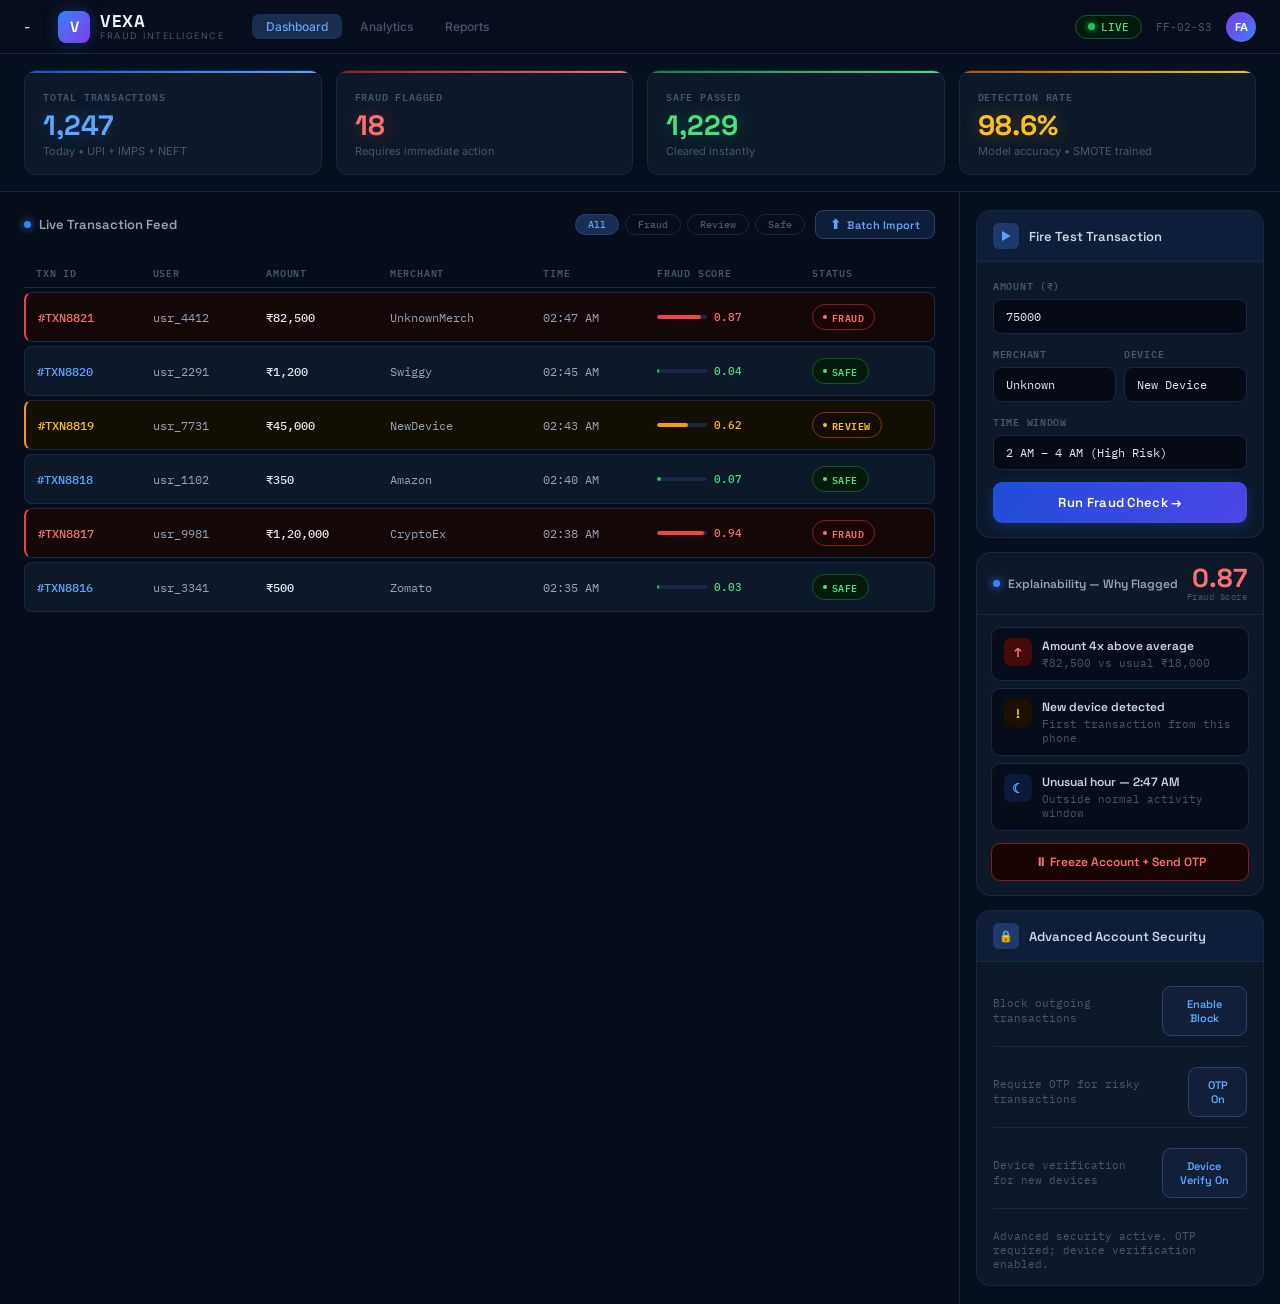
<file: index.html>
<!DOCTYPE html>
<html lang="en">
<head>
  <meta charset="UTF-8" />
  <meta name="viewport" content="width=device-width, initial-scale=1.0"/>
  <title>VEXA — Fraud Detection System</title>
  <link rel="stylesheet" href="style.css" />
  <link href="https://fonts.googleapis.com/css2?family=Inter:wght@300;400;500;600;700&family=Space+Grotesk:wght@500;600;700&family=IBM+Plex+Mono:wght@400;500&display=swap" rel="stylesheet"/>
</head>
<body>
 
  <!-- ───── NAVBAR ───── -->
  <nav class="navbar">
    <div class="nav-left">-
      <div class="brand">
        <div class="brand-icon">V</div>
        <div>
          <span class="brand-name">VEXA</span>
          <span class="brand-sub">FRAUD INTELLIGENCE</span>
        </div>
      </div>
      <div class="nav-tabs">
        <div class="nav-tab active" id="tab-dashboard" onclick="switchView('dashboard')">Dashboard</div>
        <div class="nav-tab" id="tab-analytics" onclick="switchView('analytics')">Analytics</div>
        <div class="nav-tab" id="tab-reports" onclick="switchView('reports')">Reports</div>
      </div>
    </div>
    <div class="nav-right">
      <div class="live-pill">
        <span class="live-dot"></span> LIVE
      </div>
      <span class="problem-id">FF-02-S3</span>
      <div class="avatar">FA</div>
    </div>
  </nav>
 
  <!-- ───── STAT CARDS ───── -->
  <section class="stats-row">
    <div class="stat-card blue">
      <div class="stat-label">Total Transactions</div>
      <div class="stat-value blue" id="s-total">1,247</div>
      <div class="stat-sub">Today • UPI + IMPS + NEFT</div>
    </div>
    <div class="stat-card red">
      <div class="stat-label">Fraud Flagged</div>
      <div class="stat-value red" id="s-fraud">18</div>
      <div class="stat-sub">Requires immediate action</div>
    </div>
    <div class="stat-card green">
      <div class="stat-label">Safe Passed</div>
      <div class="stat-value green" id="s-safe">1,229</div>
      <div class="stat-sub">Cleared instantly</div>
    </div>
    <div class="stat-card amber">
      <div class="stat-label">Detection Rate</div>
      <div class="stat-value amber">98.6%</div>
      <div class="stat-sub">Model accuracy • SMOTE trained</div>
    </div>
  </section>
 
  <!-- ───── MAIN LAYOUT ───── -->
  <main class="main-layout" id="dashboard-view">
 
    <!-- LEFT: TRANSACTION FEED -->
    <section class="feed-section">
      <div class="section-header">
        <div class="section-title-wrap">
          <span class="section-dot"></span>
          <span class="section-title">Live Transaction Feed</span>
        </div>
        <div style="display:flex;align-items:center;gap:10px;">
          <div class="filter-pills">
            <span class="fpill active" data-filter="all" onclick="filterTransactions('all')">All</span>
            <span class="fpill" data-filter="fraud" onclick="filterTransactions('fraud')">Fraud</span>
            <span class="fpill" data-filter="review" onclick="filterTransactions('review')">Review</span>
            <span class="fpill" data-filter="safe" onclick="filterTransactions('safe')">Safe</span>
          </div>
          <button class="batch-btn" onclick="openBatchPanel()">
            <span style="font-size:13px;">⬆</span> Batch Import
          </button>
        </div>
      </div>
 
      <!-- Alert Banner -->
      <div class="alert-banner" id="alert-banner">
        <span class="alert-dot"></span>
        <span id="alert-text">FRAUD DETECTED — Velocity limit exceeded. Account frozen. OTP dispatched.</span>
      </div>
 
      <!-- Table -->
      <table class="txn-table">
        <thead>
          <tr>
            <th>TXN ID</th>
            <th>User</th>
            <th>Amount</th>
            <th>Merchant</th>
            <th>Time</th>
            <th>Fraud Score</th>
            <th>Status</th>
          </tr>
        </thead>
        <tbody id="txn-body">
          <tr class="row-fraud">
            <td class="txn-id fraud-id">#TXN8821</td>
            <td>usr_4412</td>
            <td class="amount">₹82,500</td>
            <td>UnknownMerch</td>
            <td>02:47 AM</td>
            <td>
              <div class="score-wrap">
                <div class="score-track"><div class="score-fill" style="width:87%;background:#ef4444"></div></div>
                <span class="score-num" style="color:#f87171">0.87</span>
              </div>
            </td>
            <td><span class="badge fraud"><span class="bdot"></span>FRAUD</span></td>
          </tr>
          <tr>
            <td class="txn-id">#TXN8820</td>
            <td>usr_2291</td>
            <td class="amount">₹1,200</td>
            <td>Swiggy</td>
            <td>02:45 AM</td>
            <td>
              <div class="score-wrap">
                <div class="score-track"><div class="score-fill" style="width:4%;background:#22c55e"></div></div>
                <span class="score-num" style="color:#4ade80">0.04</span>
              </div>
            </td>
            <td><span class="badge safe"><span class="bdot"></span>SAFE</span></td>
          </tr>
          <tr class="row-review">
            <td class="txn-id review-id">#TXN8819</td>
            <td>usr_7731</td>
            <td class="amount">₹45,000</td>
            <td>NewDevice</td>
            <td>02:43 AM</td>
            <td>
              <div class="score-wrap">
                <div class="score-track"><div class="score-fill" style="width:62%;background:#f59e0b"></div></div>
                <span class="score-num" style="color:#fbbf24">0.62</span>
              </div>
            </td>
            <td><span class="badge review"><span class="bdot"></span>REVIEW</span></td>
          </tr>
          <tr>
            <td class="txn-id">#TXN8818</td>
            <td>usr_1102</td>
            <td class="amount">₹350</td>
            <td>Amazon</td>
            <td>02:40 AM</td>
            <td>
              <div class="score-wrap">
                <div class="score-track"><div class="score-fill" style="width:7%;background:#22c55e"></div></div>
                <span class="score-num" style="color:#4ade80">0.07</span>
              </div>
            </td>
            <td><span class="badge safe"><span class="bdot"></span>SAFE</span></td>
          </tr>
          <tr class="row-fraud">
            <td class="txn-id fraud-id">#TXN8817</td>
            <td>usr_9981</td>
            <td class="amount">₹1,20,000</td>
            <td>CryptoEx</td>
            <td>02:38 AM</td>
            <td>
              <div class="score-wrap">
                <div class="score-track"><div class="score-fill" style="width:94%;background:#ef4444"></div></div>
                <span class="score-num" style="color:#f87171">0.94</span>
              </div>
            </td>
            <td><span class="badge fraud"><span class="bdot"></span>FRAUD</span></td>
          </tr>
          <tr>
            <td class="txn-id">#TXN8816</td>
            <td>usr_3341</td>
            <td class="amount">₹500</td>
            <td>Zomato</td>
            <td>02:35 AM</td>
            <td>
              <div class="score-wrap">
                <div class="score-track"><div class="score-fill" style="width:3%;background:#22c55e"></div></div>
                <span class="score-num" style="color:#4ade80">0.03</span>
              </div>
            </td>
            <td><span class="badge safe"><span class="bdot"></span>SAFE</span></td>
          </tr>
        </tbody>
      </table>
    </section>
 
    <!-- RIGHT: SIMULATION + EXPLAINABILITY -->
    <aside class="right-panel">
 
      <!-- Simulation Box -->
      <div class="sim-box">
        <div class="sim-header">
          <span class="sim-icon">▶</span>
          <span class="sim-title">Fire Test Transaction</span>
        </div>
        <div class="sim-body">
          <div class="field">
            <label class="field-label">Amount (₹)</label>
            <input class="sim-input" type="number" id="s-amount" value="75000" placeholder="e.g. 75000"/>
          </div>
          <div class="grid2">
            <div class="field">
              <label class="field-label">Merchant</label>
              <select class="sim-select" id="s-merchant">
                <option value="unknown">Unknown</option>
                <option value="crypto">Crypto Exchange</option>
                <option value="food">Food Delivery</option>
                <option value="ecomm">E-Commerce</option>
              </select>
            </div>
            <div class="field">
              <label class="field-label">Device</label>
              <select class="sim-select" id="s-device">
                <option value="new">New Device</option>
                <option value="known">Known Device</option>
              </select>
            </div>
          </div>
          <div class="field">
            <label class="field-label">Time Window</label>
            <select class="sim-select" id="s-time">
              <option value="night">2 AM – 4 AM (High Risk)</option>
              <option value="morning">9 AM – 11 AM</option>
              <option value="evening">6 PM – 9 PM</option>
            </select>
          </div>
          <button class="run-btn" onclick="runCheck()">Run Fraud Check →</button>
        </div>
      </div>
 
      <!-- Explainability Card -->
      <div class="why-box">
        <div class="why-header">
          <div class="why-title-wrap">
            <span class="section-dot"></span>
            <span class="why-title">Explainability — Why Flagged</span>
          </div>
          <div class="score-display">
            <div class="big-score" id="big-score" style="color:#f87171">0.87</div>
            <div class="score-label">Fraud Score</div>
          </div>
        </div>
        <div class="why-body" id="why-body">
          <div class="why-item">
            <div class="why-icon up">↑</div>
            <div class="why-content">
              <div class="why-name">Amount 4x above average</div>
              <div class="why-desc">₹82,500 vs usual ₹18,000</div>
            </div>
          </div>
          <div class="why-item">
            <div class="why-icon warn">!</div>
            <div class="why-content">
              <div class="why-name">New device detected</div>
              <div class="why-desc">First transaction from this phone</div>
            </div>
          </div>
          <div class="why-item">
            <div class="why-icon info">☾</div>
            <div class="why-content">
              <div class="why-name">Unusual hour — 2:47 AM</div>
              <div class="why-desc">Outside normal activity window</div>
            </div>
          </div>
        </div>
        <button class="freeze-btn" id="freeze-btn" onclick="freezeAccount()">
          ⏸ Freeze Account + Send OTP
        </button>
      </div>
 
      <div class="security-box">
        <div class="sim-header">
          <span class="sim-icon">🔒</span>
          <span class="sim-title">Advanced Account Security</span>
        </div>
        <div class="sim-body">
          <div class="security-item">
            <div class="security-item-label">Block outgoing transactions</div>
            <button class="security-toggle-btn" id="block-txn-btn" onclick="toggleBlockTransactions()">Enable Block</button>
          </div>
          <div class="security-item">
            <div class="security-item-label">Require OTP for risky transactions</div>
            <button class="security-toggle-btn" id="otp-toggle-btn" onclick="toggleOtpRequirement()">OTP On</button>
          </div>
          <div class="security-item">
            <div class="security-item-label">Device verification for new devices</div>
            <button class="security-toggle-btn" id="device-sec-btn" onclick="toggleDeviceVerification()">Device Verify On</button>
          </div>
          <div class="security-status" id="security-status-text">Advanced security active.</div>
        </div>
      </div>
    </aside>
  </main>

  <section id="analytics-view" class="hidden-section analytics-section">
    <div class="section-header">
      <div class="section-title-wrap">
        <span class="section-dot"></span>
        <span class="section-title">Analytics Dashboard</span>
      </div>
    </div>
    <div class="analytics-grid">
      <div class="analytic-card">
        <div class="stat-label">Total Reported Txns</div>
        <div class="stat-value" id="analytics-total">0</div>
      </div>
      <div class="analytic-card">
        <div class="stat-label">Fraud Alerts</div>
        <div class="stat-value" id="analytics-fraud">0</div>
      </div>
      <div class="analytic-card">
        <div class="stat-label">Safe Transactions</div>
        <div class="stat-value" id="analytics-safe">0</div>
      </div>
      <div class="analytic-card">
        <div class="stat-label">Review Risk</div>
        <div class="stat-value" id="analytics-review">0</div>
      </div>
    </div>
    <div class="analytics-chart">
      <div class="analytics-chart-row">
        <div class="analytics-label">Safe</div>
        <div class="analytics-track"><div id="safe-chart-bar" class="analytics-fill"></div></div>
        <div class="analytics-value" id="analytics-safe-label">0</div>
      </div>
      <div class="analytics-chart-row">
        <div class="analytics-label">Fraud</div>
        <div class="analytics-track"><div id="fraud-chart-bar" class="analytics-fill fraud-fill"></div></div>
        <div class="analytics-value" id="analytics-fraud-label">0</div>
      </div>
      <div class="analytics-chart-row">
        <div class="analytics-label">Review</div>
        <div class="analytics-track"><div id="review-chart-bar" class="analytics-fill review-fill"></div></div>
        <div class="analytics-value" id="analytics-review-label">0</div>
      </div>
    </div>
  </section>

  <section id="reports-view" class="hidden-section reports-section">
    <div class="section-header">
      <div class="section-title-wrap">
        <span class="section-dot"></span>
        <span class="section-title">Stored Reports</span>
      </div>
      <div class="stat-label" id="reports-count">0 reports stored</div>
    </div>
    <div class="report-table-wrap">
      <table class="report-table">
        <thead>
          <tr>
            <th>Time</th>
            <th>Status</th>
            <th>Amount</th>
            <th>Merchant</th>
            <th>Score</th>
          </tr>
        </thead>
        <tbody id="reports-table-body"></tbody>
      </table>
    </div>
  </section>

  <!-- ───── BATCH IMPORT PANEL ───── -->
  <div class="batch-overlay" id="batch-overlay" onclick="closeBatchPanel(event)">
    <div class="batch-panel" id="batch-panel">
      <div class="batch-panel-header">
        <div style="display:flex;align-items:center;gap:10px;">
          <div class="sim-icon" style="background:#1a2e50;">⬆</div>
          <div>
            <div class="sim-title">Batch Transaction Import</div>
            <div style="font-size:10px;color:var(--text-dim);font-family:var(--font-mono);margin-top:2px;">Paste receipts, bank statements, or describe transactions in plain text</div>
          </div>
        </div>
        <button class="batch-close-btn" onclick="closeBatchPanel()">&#x2715;</button>
      </div>

      <div class="batch-panel-body">
        <div class="batch-input-wrap">
          <label class="field-label">Transaction Data</label>
          <textarea class="batch-textarea" id="batch-input" placeholder="Paste anything — bank statement rows, receipts, or plain English:

• ₹82,500 to UnknownMerch at 2am from new phone
• Amazon ₹350, morning, regular device
• CryptoEx transfer ₹1,20,000 night new device
• Swiggy ₹250 lunch known phone

Or paste raw CSV / statement text..."></textarea>
          <div class="batch-hint">
            <span style="color:var(--blue);font-size:11px;font-family:var(--font-mono);">AI-powered</span>
            <span style="color:var(--text-dim);font-size:11px;font-family:var(--font-mono);">— Claude will parse &amp; score each transaction automatically</span>
          </div>
        </div>

        <div style="display:flex;gap:10px;align-items:center;">
          <button class="run-btn" id="batch-run-btn" onclick="runBatchImport()" style="flex:1;margin-top:0;">
            Parse &amp; Run Fraud Check &#x2192;
          </button>
          <button class="batch-clear-btn" onclick="document.getElementById('batch-input').value=''">Clear</button>
        </div>

        <div class="batch-progress" id="batch-progress" style="display:none;">
          <div class="batch-progress-bar" id="batch-progress-bar"></div>
          <div style="display:flex;justify-content:space-between;margin-top:6px;">
            <span class="batch-status-text" id="batch-status-text">Parsing transactions...</span>
            <span class="batch-status-text" id="batch-count-text"></span>
          </div>
        </div>

        <div id="batch-results" style="display:none;">
          <div style="display:flex;align-items:center;justify-content:space-between;margin-bottom:10px;">
            <label class="field-label" style="margin:0;">Parsed Transactions</label>
            <span class="batch-status-text" id="batch-result-count"></span>
          </div>
          <div class="batch-results-list" id="batch-results-list"></div>
          <button class="run-btn" id="batch-add-btn" onclick="addBatchToFeed()" style="margin-top:12px;">
            Add All to Live Feed &#x2192;
          </button>
        </div>

        <div id="batch-error" style="display:none;" class="batch-error-box">
          <span style="font-size:13px;">&#x26A0;</span>
          <span id="batch-error-text"></span>
        </div>
      </div>
    </div>
  </div>

  <script src="app.js"></script>
</body>
</html>
</file>
<file: style.css>
/* ─── RESET & BASE ─── */
*, *::before, *::after { box-sizing: border-box; margin: 0; padding: 0; }
 
:root {
  --bg-base:      #070d1a;
  --bg-surface:   #0d1929;
  --bg-elevated:  #0f1e38;
  --bg-input:     #060b16;
  --border:       #1a2744;
  --border-hover: #2a3f6a;
  --text-primary: #e2e8f0;
  --text-muted:   #94a3b8;
  --text-dim:     #475569;
  --blue:         #3b82f6;
  --blue-glow:    #3b82f630;
  --red:          #ef4444;
  --red-soft:     #f87171;
  --green:        #22c55e;
  --green-soft:   #4ade80;
  --amber:        #f59e0b;
  --amber-soft:   #fbbf24;
  --purple:       #7c3aed;
  --font-ui:      'Inter', sans-serif;
  --font-head:    'Space Grotesk', sans-serif;
  --font-mono:    'IBM Plex Mono', monospace;
}
 
html, body {
  font-family: var(--font-ui);
  background: var(--bg-base);
  color: var(--text-primary);
  min-height: 100vh;
  font-size: 14px;
}
 
/* ─── SCROLLBAR ─── */
::-webkit-scrollbar { width: 6px; }
::-webkit-scrollbar-track { background: var(--bg-base); }
::-webkit-scrollbar-thumb { background: var(--border); border-radius: 3px; }
 
/* ─── NAVBAR ─── */
.navbar {
  background: #080e1d;
  border-bottom: 1px solid var(--border);
  height: 54px;
  padding: 0 24px;
  display: flex;
  align-items: center;
  justify-content: space-between;
  position: sticky;
  top: 0;
  z-index: 100;
}
 
.nav-left { display: flex; align-items: center; gap: 28px; }
 
.brand { display: flex; align-items: center; gap: 10px; }
.brand-icon {
  width: 32px; height: 32px; border-radius: 8px;
  background: linear-gradient(135deg, var(--blue), var(--purple));
  display: flex; align-items: center; justify-content: center;
  font-family: var(--font-head); font-size: 15px; font-weight: 700;
  color: #fff; box-shadow: 0 0 16px #2563eb55;
}
.brand-name {
  font-family: var(--font-head); font-size: 17px;
  font-weight: 700; color: #f1f5f9; letter-spacing: 1px;
  display: block; line-height: 1.1;
}
.brand-sub { font-size: 9px; color: var(--text-dim); letter-spacing: 1.5px; display: block; }
 
.nav-tabs { display: flex; gap: 4px; }
.nav-tab {
  padding: 5px 14px; border-radius: 7px;
  font-size: 12px; font-weight: 500;
  color: var(--text-dim); cursor: pointer;
  transition: all 0.2s;
}
.nav-tab:hover { background: var(--bg-elevated); color: var(--text-muted); }
.nav-tab.active { background: #1a2e50; color: #60a5fa; }
 
.nav-right { display: flex; align-items: center; gap: 14px; }
.live-pill {
  display: flex; align-items: center; gap: 6px;
  background: #031a0d; border: 1px solid #14532d;
  border-radius: 20px; padding: 4px 12px;
  font-family: var(--font-mono); font-size: 11px;
  font-weight: 500; color: var(--green-soft);
}
.live-dot {
  width: 7px; height: 7px; border-radius: 50%;
  background: var(--green);
  animation: pulse 1.4s infinite;
  box-shadow: 0 0 6px var(--green);
}
@keyframes pulse {
  0%, 100% { opacity: 1; box-shadow: 0 0 6px #22c55e; }
  50%       { opacity: 0.4; box-shadow: 0 0 0px #22c55e; }
}
.problem-id { font-family: var(--font-mono); font-size: 11px; color: var(--text-dim); }
.avatar {
  width: 30px; height: 30px; border-radius: 50%;
  background: linear-gradient(135deg, var(--purple), var(--blue));
  display: flex; align-items: center; justify-content: center;
  font-size: 11px; font-weight: 600; color: #fff;
}
 
/* ─── STAT CARDS ─── */
.stats-row {
  display: grid; grid-template-columns: repeat(4, 1fr);
  gap: 14px; padding: 16px 24px;
  background: #07101e;
  border-bottom: 1px solid var(--border);
}
 
.stat-card {
  background: var(--bg-surface);
  border: 1px solid var(--border);
  border-radius: 12px; padding: 16px 18px;
  position: relative; overflow: hidden;
  transition: transform 0.2s, border-color 0.2s;
}
.stat-card:hover { transform: translateY(-2px); border-color: var(--border-hover); }
.stat-card::before {
  content: ''; position: absolute;
  top: 0; left: 0; right: 0; height: 2px;
  border-radius: 12px 12px 0 0;
}
.stat-card.blue::before  { background: linear-gradient(90deg, #1d4ed8, #60a5fa); }
.stat-card.red::before   { background: linear-gradient(90deg, #991b1b, #f87171); }
.stat-card.green::before { background: linear-gradient(90deg, #15803d, #4ade80); }
.stat-card.amber::before { background: linear-gradient(90deg, #b45309, #fbbf24); }
 
.stat-label {
  font-size: 10px; font-weight: 600; letter-spacing: 0.8px;
  text-transform: uppercase; color: var(--text-dim);
  font-family: var(--font-mono); margin-bottom: 6px;
}
.stat-value {
  font-family: var(--font-head); font-size: 28px;
  font-weight: 700; line-height: 1;
}
.stat-value.blue  { color: #60a5fa; text-shadow: 0 0 20px #3b82f655; }
.stat-value.red   { color: #f87171; text-shadow: 0 0 20px #ef444455; }
.stat-value.green { color: #4ade80; text-shadow: 0 0 20px #22c55e55; }
.stat-value.amber { color: #fbbf24; text-shadow: 0 0 20px #f59e0b55; }
.stat-sub { font-size: 11px; color: var(--text-dim); margin-top: 5px; }
 
/* ─── MAIN LAYOUT ─── */
.main-layout {
  display: grid;
  grid-template-columns: 1fr 320px;
  min-height: calc(100vh - 54px - 86px);
}

.hidden-section { display: none; }

.analytics-section,
.reports-section {
  padding: 22px 24px;
  max-width: 1040px;
  margin: 0 auto 24px;
  background: var(--bg-surface);
  border: 1px solid var(--border);
  border-radius: 16px;
}

.analytics-grid {
  display: grid;
  grid-template-columns: repeat(4, minmax(0, 1fr));
  gap: 14px;
  margin-bottom: 18px;
}

.analytic-card {
  background: #0d1728;
  border: 1px solid var(--border);
  border-radius: 14px;
  padding: 16px;
}

.analytics-chart {
  display: flex;
  flex-direction: column;
  gap: 12px;
}

.analytics-chart-row {
  display: grid;
  grid-template-columns: 90px 1fr 64px;
  gap: 10px;
  align-items: center;
}

.analytics-label { color: var(--text-dim); font-size: 11px; font-family: var(--font-mono); }
.analytics-track {
  width: 100%; height: 12px;
  background: #0e172d;
  border-radius: 999px;
  overflow: hidden;
}
.analytics-fill {
  width: 0%; height: 100%; background: #4ade80;
  border-radius: 999px; transition: width 0.3s ease;
}
.fraud-fill { background: #ef4444; }
.review-fill { background: #f59e0b; }
.analytics-value { color: var(--text-muted); font-size: 11px; text-align: right; font-family: var(--font-mono); }

.report-table-wrap { overflow-x: auto; }
.report-table {
  width: 100%; border-collapse: collapse;
}
.report-table th,
.report-table td {
  text-align: left;
  padding: 12px 14px;
  border-bottom: 1px solid var(--border);
  color: var(--text-dim);
  font-size: 12px;
  font-family: var(--font-mono);
}
.report-table th { color: var(--text-muted); letter-spacing: 0.5px; }
.report-table tbody tr:hover { background: rgba(96, 165, 250, 0.06); }
.report-table td .badge { font-size: 10px; }

/* ─── FEED SECTION ─── */
.feed-section {
  padding: 18px 24px;
  border-right: 1px solid var(--border);
}
 
.section-header {
  display: flex; align-items: center;
  justify-content: space-between; margin-bottom: 14px;
}
.section-title-wrap { display: flex; align-items: center; gap: 8px; }
.section-dot {
  width: 7px; height: 7px; border-radius: 50%;
  background: var(--blue); box-shadow: 0 0 8px var(--blue);
}
.section-title {
  font-family: var(--font-head); font-size: 13px;
  font-weight: 600; color: var(--text-muted);
}
 
.filter-pills { display: flex; gap: 6px; }
.fpill {
  padding: 3px 12px; border-radius: 20px;
  font-size: 10px; font-weight: 500;
  border: 1px solid var(--border);
  color: var(--text-dim); cursor: pointer;
  font-family: var(--font-mono); transition: all 0.2s;
}
.fpill:hover { border-color: var(--border-hover); color: var(--text-muted); }
.fpill.active { background: #1a2e50; color: #60a5fa; border-color: #2563eb55; }

.report-table td .badge { padding: 3px 8px; }
 
/* ─── ALERT BANNER ─── */
.alert-banner {
  display: none; align-items: center; gap: 10px;
  background: #1a0505; border: 1px solid #7f1d1d;
  border-left: 3px solid var(--red);
  border-radius: 8px; padding: 10px 14px;
  margin-bottom: 14px;
  font-family: var(--font-mono); font-size: 12px;
  color: #fca5a5; animation: slideDown 0.25s ease;
}
.alert-banner.show { display: flex; }
@keyframes slideDown {
  from { opacity: 0; transform: translateY(-8px); }
  to   { opacity: 1; transform: translateY(0); }
}
.alert-dot {
  width: 8px; height: 8px; border-radius: 50%;
  background: var(--red); flex-shrink: 0;
  animation: pulse 0.8s infinite;
}
 
/* ─── TRANSACTION TABLE ─── */
.txn-table {
  width: 100%;
  border-collapse: separate;
  border-spacing: 0 4px;
}
.txn-table thead tr th {
  padding: 6px 12px;
  font-size: 10px; font-weight: 600; letter-spacing: 0.8px;
  text-transform: uppercase; color: var(--text-dim);
  font-family: var(--font-mono); text-align: left;
  border-bottom: 1px solid var(--border);
}
.txn-table tbody tr {
  background: var(--bg-surface);
  transition: background 0.15s;
}
.txn-table tbody tr:hover { background: #111f38; }
.txn-table tbody tr.row-fraud { background: #150808; }
.txn-table tbody tr.row-fraud:hover { background: #1f0d0d; }
.txn-table tbody tr.row-review { background: #130f04; }
.txn-table tbody tr.row-review:hover { background: #1c1508; }
 
.txn-table tbody td {
  padding: 11px 12px;
  font-family: var(--font-mono); font-size: 12px;
  color: var(--text-muted);
  border-top: 1px solid var(--border);
  border-bottom: 1px solid var(--border);
}
.txn-table tbody td:first-child {
  border-left: 1px solid var(--border);
  border-radius: 8px 0 0 8px;
}
.txn-table tbody td:last-child {
  border-right: 1px solid var(--border);
  border-radius: 0 8px 8px 0;
}
.txn-table tbody tr.row-fraud td:first-child { border-left: 2px solid var(--red); }
.txn-table tbody tr.row-review td:first-child { border-left: 2px solid var(--amber); }
 
.txn-id { color: #60a5fa !important; font-weight: 500; }
.fraud-id { color: #f87171 !important; }
.review-id { color: #fbbf24 !important; }
.amount { color: var(--text-primary) !important; font-weight: 500; }
 
/* ─── SCORE BAR ─── */
.score-wrap { display: flex; align-items: center; gap: 7px; }
.score-track {
  width: 50px; height: 4px;
  background: #1a2744; border-radius: 2px; overflow: hidden;
}
.score-fill { height: 100%; border-radius: 2px; transition: width 0.5s ease; }
.score-num { font-size: 11px; font-weight: 500; font-family: var(--font-mono); }
 
/* ─── BADGES ─── */
.badge {
  display: inline-flex; align-items: center; gap: 5px;
  padding: 3px 10px; border-radius: 20px;
  font-size: 10px; font-weight: 600; letter-spacing: 0.5px;
  font-family: var(--font-mono);
}
.badge.safe   { background: #031a0d; color: #4ade80; border: 1px solid #14532d; }
.badge.fraud  { background: #1a0505; color: #f87171; border: 1px solid #7f1d1d; }
.badge.review { background: #130e03; color: #fbbf24; border: 1px solid #78350f; }
.bdot { width: 4px; height: 4px; border-radius: 50%; }
.badge.safe   .bdot { background: #4ade80; }
.badge.fraud  .bdot { background: #f87171; }
.badge.review .bdot { background: #fbbf24; }
 
/* ─── RIGHT PANEL ─── */
.right-panel {
  background: #07101e;
  padding: 18px 16px;
  display: flex; flex-direction: column; gap: 14px;
}
 
/* ─── SIM BOX ─── */
.sim-box {
  background: var(--bg-surface);
  border: 1px solid var(--border);
  border-radius: 14px; overflow: hidden;
}
.sim-header {
  background: var(--bg-elevated);
  padding: 12px 16px; border-bottom: 1px solid var(--border);
  display: flex; align-items: center; gap: 10px;
}
.sim-icon {
  width: 26px; height: 26px; background: #1e3a6a;
  border-radius: 6px; display: flex; align-items: center;
  justify-content: center; font-size: 11px; color: #60a5fa;
}
.sim-title { font-family: var(--font-head); font-size: 13px; font-weight: 600; color: #cbd5e1; }
 
.sim-body { padding: 14px 16px; display: flex; flex-direction: column; gap: 10px; }
 
.field-label {
  display: block; font-size: 10px; font-weight: 600;
  text-transform: uppercase; letter-spacing: 0.7px;
  color: var(--text-dim); margin-bottom: 5px;
  font-family: var(--font-mono);
}
 
.sim-input, .sim-select {
  width: 100%; background: var(--bg-input);
  border: 1px solid var(--border); border-radius: 8px;
  padding: 9px 12px; color: var(--text-primary);
  font-size: 12px; font-family: var(--font-mono);
  outline: none; transition: border 0.2s, box-shadow 0.2s;
  appearance: none;
}
.sim-input:focus, .sim-select:focus {
  border-color: var(--blue);
  box-shadow: 0 0 0 3px var(--blue-glow);
}
 
.grid2 { display: grid; grid-template-columns: 1fr 1fr; gap: 8px; }
 
.run-btn {
  width: 100%; padding: 12px;
  background: linear-gradient(135deg, #1d4ed8, #4f46e5);
  border: none; border-radius: 9px;
  color: #fff; font-family: var(--font-head);
  font-size: 13px; font-weight: 600; letter-spacing: 0.3px;
  cursor: pointer; transition: all 0.2s;
  box-shadow: 0 4px 14px #2563eb44; margin-top: 2px;
}
.run-btn:hover {
  background: linear-gradient(135deg, #2563eb, #6366f1);
  transform: translateY(-1px); box-shadow: 0 6px 20px #2563eb55;
}
.run-btn:active { transform: scale(0.98); }
 
/* ─── WHY BOX ─── */
.why-box {
  background: var(--bg-surface);
  border: 1px solid var(--border);
  border-radius: 14px; overflow: hidden; flex: 1;
}
.why-header {
  padding: 12px 16px; border-bottom: 1px solid var(--border);
  display: flex; align-items: center; justify-content: space-between;
}
.why-title-wrap { display: flex; align-items: center; gap: 8px; }
.why-title { font-family: var(--font-head); font-size: 12px; font-weight: 600; color: var(--text-muted); }
 
.score-display { text-align: right; }
.big-score {
  font-family: var(--font-head); font-size: 26px;
  font-weight: 700; line-height: 1;
}
.score-label { font-family: var(--font-mono); font-size: 9px; color: var(--text-dim); letter-spacing: 0.5px; }
 
.why-body { padding: 12px 14px; display: flex; flex-direction: column; gap: 7px; }
 
.why-item {
  display: flex; align-items: flex-start; gap: 10px;
  background: var(--bg-base); border: 1px solid var(--border);
  border-radius: 9px; padding: 10px 12px;
  transition: border-color 0.2s;
}
.why-item:hover { border-color: #2563eb55; }
 
.why-icon {
  width: 28px; height: 28px; border-radius: 7px;
  display: flex; align-items: center; justify-content: center;
  font-size: 13px; font-weight: 700; flex-shrink: 0;
  font-family: var(--font-head);
}
.why-icon.up   { background: #450a0a; color: #f87171; }
.why-icon.warn { background: #1c1003; color: #fbbf24; }
.why-icon.info { background: #0c1a3a; color: #60a5fa; }
.why-icon.ok   { background: #052e16; color: #4ade80; }
 
.why-content { flex: 1; }
.why-name {
  font-size: 12px; font-weight: 600; color: #cbd5e1;
  font-family: var(--font-head); margin-bottom: 2px;
}
.why-desc { font-size: 11px; color: var(--text-dim); font-family: var(--font-mono); }
 
/* ─── FREEZE BUTTON ─── */
.freeze-btn {
  display: flex; align-items: center; justify-content: center; gap: 7px;
  width: calc(100% - 28px); margin: 0 14px 14px;
  padding: 10px; background: #1a0505;
  border: 1px solid #7f1d1d; border-radius: 9px;
  color: #f87171; font-family: var(--font-head);
  font-size: 12px; font-weight: 600; cursor: pointer;
  transition: all 0.2s;
}
.freeze-btn:hover {
  background: #2d0a0a; border-color: #dc2626;
  box-shadow: 0 0 16px #ef444425;
}
.freeze-btn.frozen {
  background: #031a0d; border-color: #14532d;
  color: #4ade80;
}

.security-box {
  background: var(--bg-surface);
  border: 1px solid var(--border);
  border-radius: 14px;
  overflow: hidden;
}

.security-item {
  display: flex;
  align-items: center;
  justify-content: space-between;
  gap: 12px;
  padding: 10px 0;
  border-bottom: 1px solid var(--border);
}
.security-item:last-child {
  border-bottom: none;
}

.security-item-label {
  color: var(--text-dim);
  font-size: 11px;
  font-family: var(--font-mono);
  line-height: 1.4;
}

.security-toggle-btn {
  padding: 10px 14px;
  background: #111f38;
  border: 1px solid #2a3f6a;
  border-radius: 9px;
  color: #60a5fa;
  font-family: var(--font-head);
  font-size: 11px;
  font-weight: 600;
  cursor: pointer;
  transition: all 0.2s;
}
.security-toggle-btn:hover {
  background: #172746;
  border-color: #3b82f6;
}

.security-status {
  margin-top: 10px;
  color: var(--text-dim);
  font-size: 11px;
  font-family: var(--font-mono);
}

/* ─── NEW ROW ANIMATION ─── */
@keyframes rowIn {
  from { opacity: 0; transform: translateX(-10px); }
  to   { opacity: 1; transform: translateX(0); }
}
.new-row { animation: rowIn 0.3s ease; }
 
/* ─── BATCH IMPORT BUTTON ─── */
.batch-btn {
  display: flex; align-items: center; gap: 6px;
  padding: 5px 14px; border-radius: 8px;
  background: #0f1e38; border: 1px solid #2a3f6a;
  color: #60a5fa; font-family: var(--font-head);
  font-size: 11px; font-weight: 600; cursor: pointer;
  transition: all 0.2s; letter-spacing: 0.3px;
  white-space: nowrap;
}
.batch-btn:hover {
  background: #1a2e50; border-color: #3b82f6;
  box-shadow: 0 0 12px #3b82f622;
}

/* ─── BATCH OVERLAY ─── */
.batch-overlay {
  position: fixed; inset: 0; z-index: 1000;
  background: rgba(4, 8, 18, 0.82);
  backdrop-filter: blur(4px);
  display: flex; align-items: flex-start; justify-content: flex-end;
  opacity: 0; pointer-events: none;
  transition: opacity 0.25s ease;
}
.batch-overlay.open { opacity: 1; pointer-events: all; }

.batch-panel {
  width: 480px; max-height: 100vh;
  background: #0a1525;
  border-left: 1px solid var(--border);
  display: flex; flex-direction: column;
  overflow: hidden;
  transform: translateX(40px);
  transition: transform 0.28s cubic-bezier(0.22, 1, 0.36, 1);
}
.batch-overlay.open .batch-panel { transform: translateX(0); }

.batch-panel-header {
  background: var(--bg-elevated);
  border-bottom: 1px solid var(--border);
  padding: 16px 20px;
  display: flex; align-items: center; justify-content: space-between;
  flex-shrink: 0;
}

.batch-close-btn {
  width: 28px; height: 28px; border-radius: 7px;
  background: transparent; border: 1px solid var(--border);
  color: var(--text-dim); font-size: 12px; cursor: pointer;
  display: flex; align-items: center; justify-content: center;
  transition: all 0.2s;
}
.batch-close-btn:hover { background: #1a2744; color: var(--text-muted); }

.batch-panel-body {
  padding: 18px 20px;
  overflow-y: auto;
  flex: 1;
  display: flex; flex-direction: column; gap: 14px;
}

.batch-input-wrap { display: flex; flex-direction: column; gap: 6px; }

.batch-textarea {
  width: 100%; min-height: 200px; resize: vertical;
  background: var(--bg-input);
  border: 1px solid var(--border); border-radius: 10px;
  padding: 12px 14px; color: var(--text-primary);
  font-size: 12px; font-family: var(--font-mono);
  line-height: 1.7; outline: none;
  transition: border 0.2s, box-shadow 0.2s;
}
.batch-textarea:focus {
  border-color: #3b82f6;
  box-shadow: 0 0 0 3px var(--blue-glow);
}
.batch-textarea::placeholder { color: var(--text-dim); line-height: 1.7; }

.batch-hint {
  display: flex; align-items: center; gap: 6px;
  padding: 7px 10px; border-radius: 7px;
  background: #060e1f; border: 1px solid #1a2744;
}

.batch-clear-btn {
  padding: 10px 18px; border-radius: 9px;
  background: transparent; border: 1px solid var(--border);
  color: var(--text-dim); font-family: var(--font-head);
  font-size: 12px; font-weight: 600; cursor: pointer;
  transition: all 0.2s; white-space: nowrap;
}
.batch-clear-btn:hover { border-color: var(--border-hover); color: var(--text-muted); }

.batch-progress {
  background: var(--bg-surface); border: 1px solid var(--border);
  border-radius: 9px; padding: 12px 14px;
}
.batch-progress-bar {
  height: 3px; background: var(--border); border-radius: 2px;
  overflow: hidden; position: relative;
}
.batch-progress-bar::after {
  content: '';
  position: absolute; top: 0; left: -40%;
  width: 40%; height: 100%;
  background: linear-gradient(90deg, transparent, #3b82f6, transparent);
  animation: sweep 1.2s linear infinite;
}
@keyframes sweep {
  from { left: -40%; }
  to   { left: 100%; }
}
.batch-status-text {
  font-family: var(--font-mono); font-size: 11px; color: var(--text-dim);
}

.batch-results-list {
  display: flex; flex-direction: column; gap: 6px;
  max-height: 280px; overflow-y: auto;
}

.batch-result-row {
  display: flex; align-items: center; gap: 10px;
  background: var(--bg-surface); border: 1px solid var(--border);
  border-radius: 9px; padding: 10px 12px;
  animation: rowIn 0.25s ease;
}
.batch-result-row.fraud-row { background: #150808; border-left: 2px solid var(--red); }
.batch-result-row.review-row { background: #130f04; border-left: 2px solid var(--amber); }
.batch-result-row.safe-row  { border-left: 2px solid var(--green); }

.batch-result-amount {
  font-family: var(--font-mono); font-size: 13px;
  font-weight: 500; color: var(--text-primary);
  min-width: 90px;
}
.batch-result-meta {
  flex: 1;
  font-family: var(--font-mono); font-size: 11px; color: var(--text-dim);
  line-height: 1.5;
}
.batch-result-score {
  font-family: var(--font-head); font-size: 15px; font-weight: 700;
}

.batch-error-box {
  display: flex; align-items: center; gap: 10px;
  background: #1a0505; border: 1px solid #7f1d1d;
  border-radius: 9px; padding: 12px 14px;
  font-family: var(--font-mono); font-size: 12px; color: #fca5a5;
}
</file>
